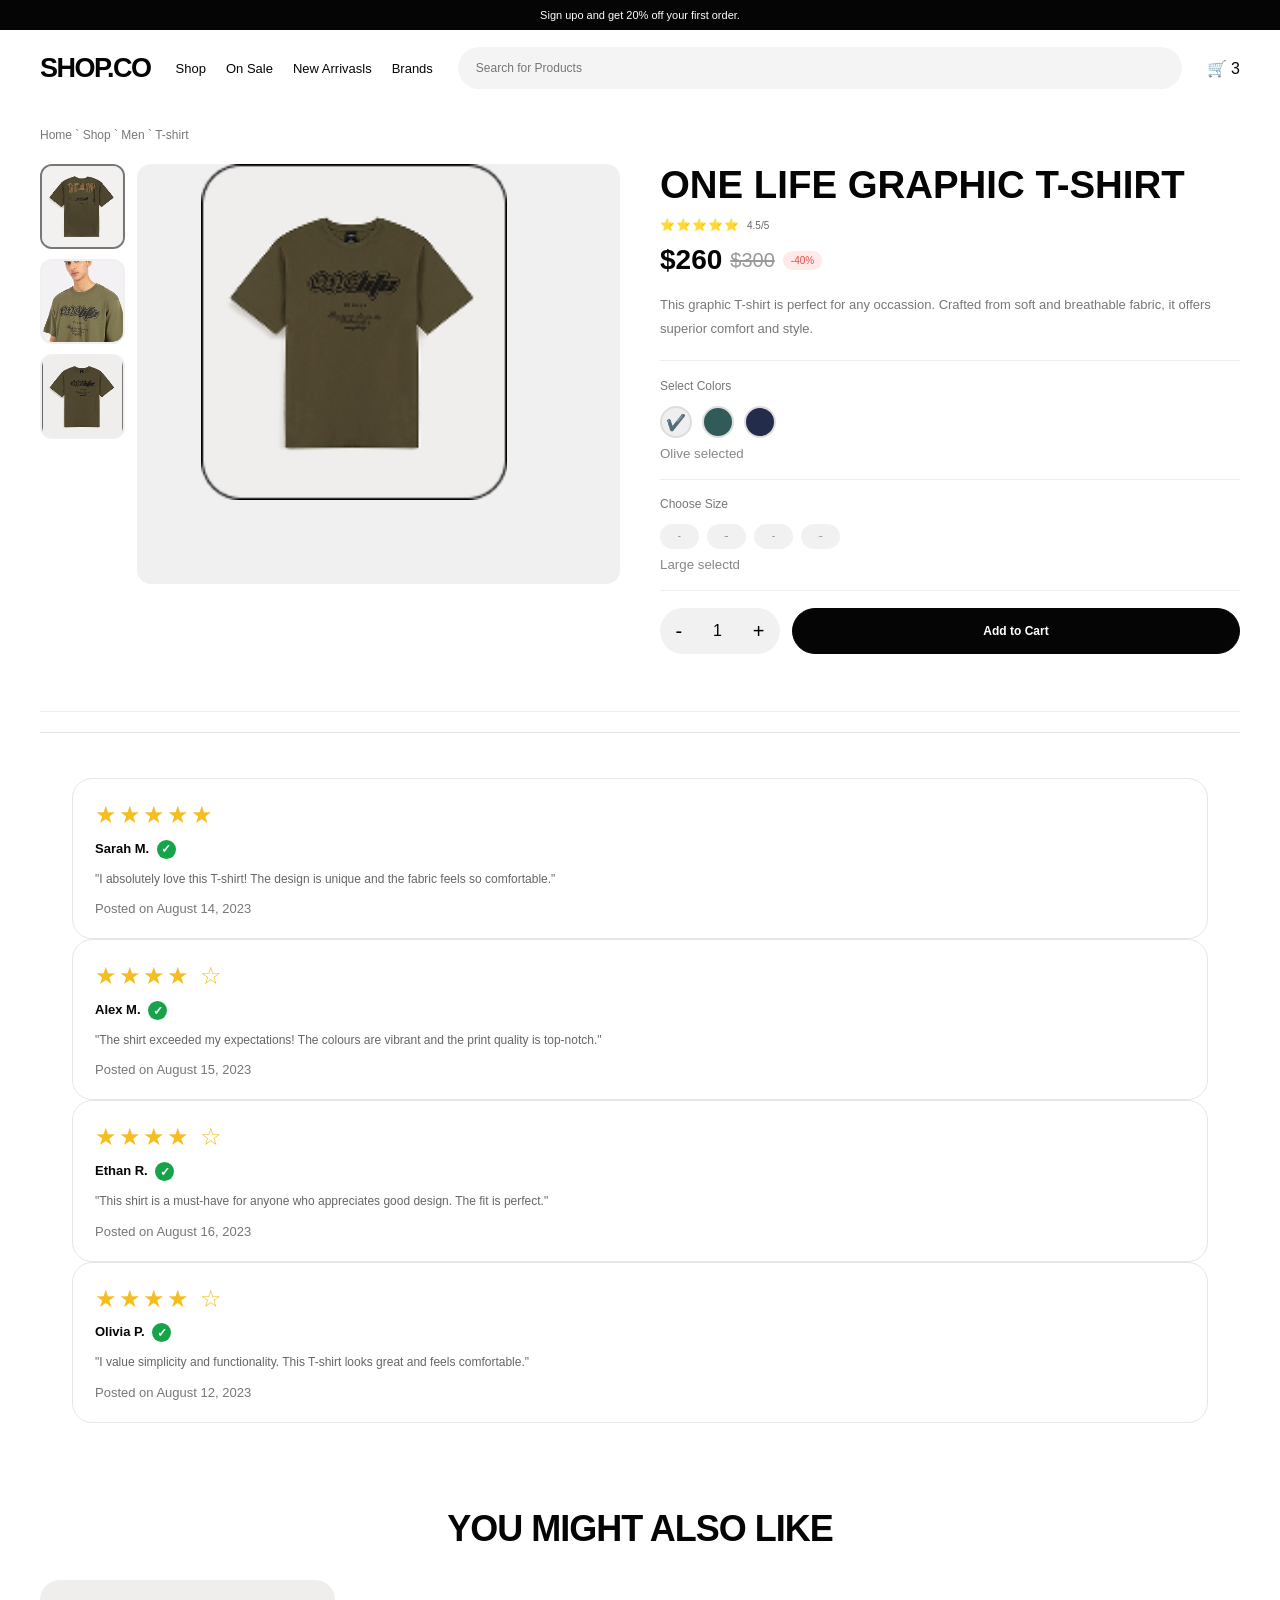
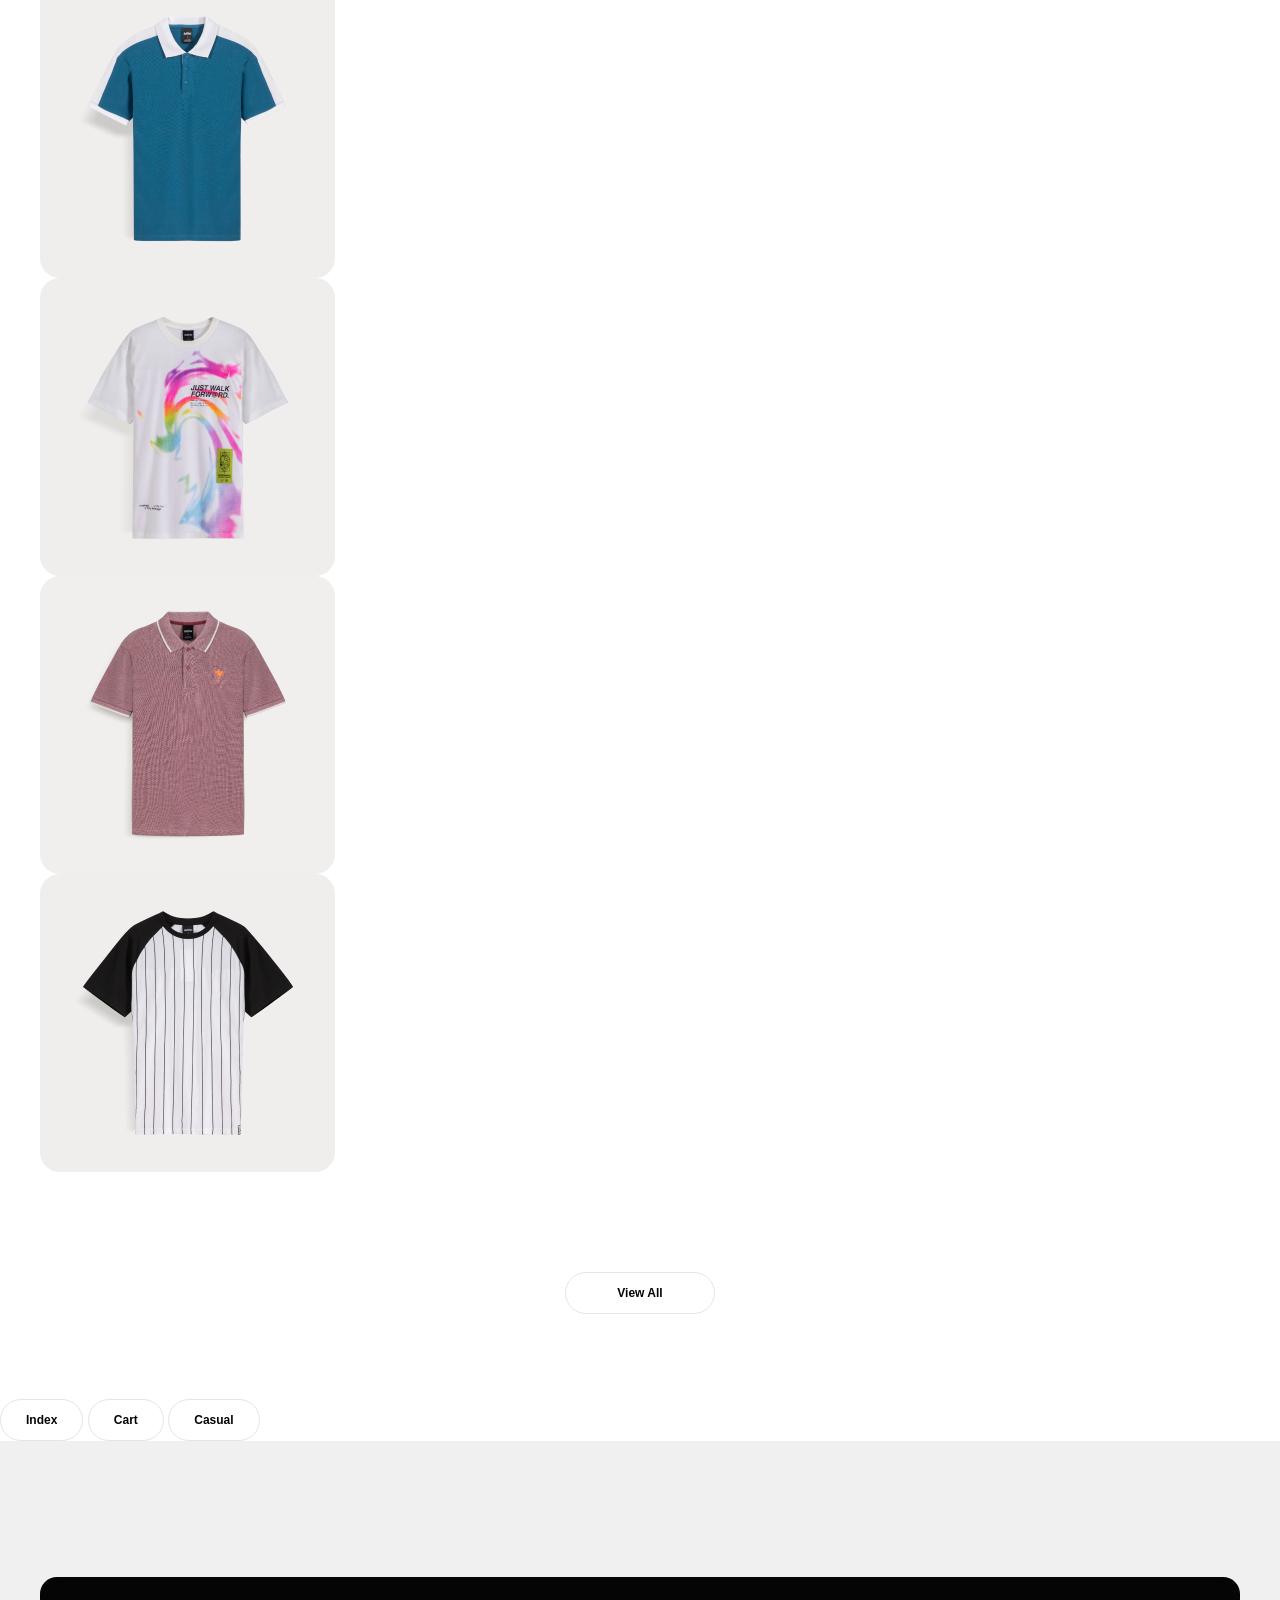
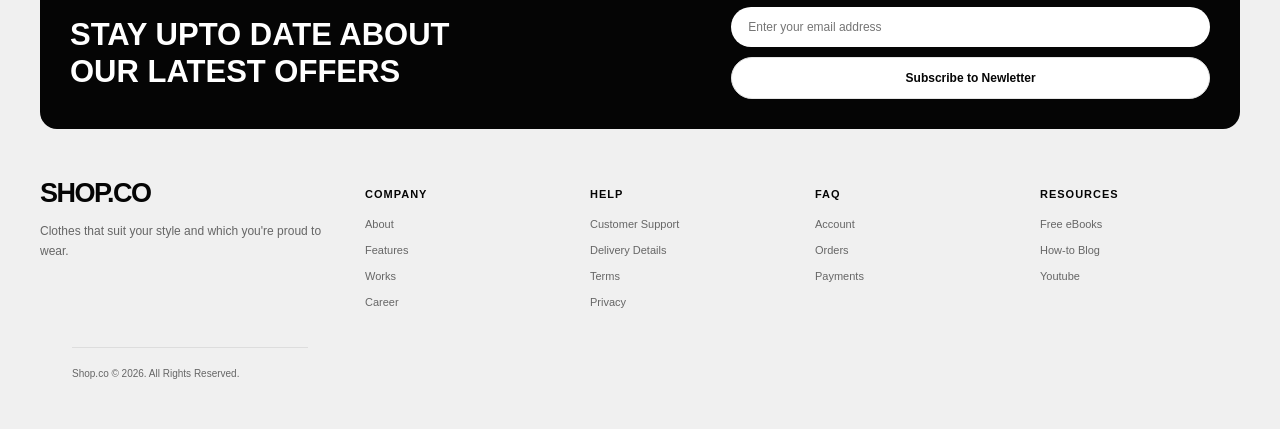
<file: product.html>
<!DOCTYPE html>
<html lang="en">
<head>
    <meta charset="UTF-8">
    <meta name="viewport" content="width=device-width, initial-scale=1.0">
    <title>product</title>
    <link rel="stylesheet" href="index.css">
</head>
<body>

    <div class="announcement">
        Sign upo and get 20% off your first order.
        <a href="index.html#newsletter"></a>
    </div>

    <header class="container header">
        <button class="menu-toggle" id="menuToggle"><svg xmlns="http://www.w3.org/2000/svg" height="24px" viewBox="0 -960 960 960" width="24px" fill="#000000"><path d="M120-240v-80h720v80H120Zm0-200v-80h720v80H120Zm0-200v-80h720v80H120Z"/></svg></button>
        <a class="logo" href="index.html">SHOP.CO</a>

        <nav id="mainNav">
            <a href="index.html#arrival">Shop</a>
            <a href="index.html#top-seling">On Sale</a>
            <a href="index.html#arrivals">New Arrivasls</a>
            <a href="index.html#brands">Brands</a>
        </nav>

        <input class="search" id="siteSearch" placeholder="Search for Products">
        <a class="cart" href="#" id="cartButton">🛒 <span id="cartCount">0</span></a>
    </header>

    

    <main class="container product-page">
        <p class="breadcrumbs">
            <a href="index.html">Home</a> ` Shop ` Men ` T-shirt
        </p>

        <section class="product-detail">
            <div class="gallery">
                <div class="thumbnail">
                    <button class="thumb active" data-image="0">
                        <img src="images/image 5.png" alt="">
                    </button>

                    <button class="thumb" data-image="1">
                        <img src="images/image 6.png" alt="">
                    </button>

                    <button class="thumb" data-image="2">
                        <img src="images/image 2.png" alt="Model Wearing Shirt">
                    </button>
                </div>

                <div class="main-product-image">
                    <img id="mainProductImage" src="images/image 2.png" alt="Graphic T-shirt">
                </div>
            </div>

            <div class="product-info">
                <h1>ONE LIFE GRAPHIC T-SHIRT</h1>
                <div class="rating"><span>⭐⭐⭐⭐⭐</span><small>4.5/5</small></div>

                <div class="price-line">
                    <strong>$260</strong>
                    <del>$300</del>
                    <span class="discount">-40%</span>
                </div>
                    
                <p class="description">
                    This graphic T-shirt is perfect for any occassion. Crafted from soft and breathable fabric, it offers superior comfort and style.
                </p>

                <div class="option-block">
                    <p>Select Colors</p>
                    <div class="swatches">
                        <button class="swatch olives selected" data-color="Olive" aria-label="Olive"></button>

                        <button class="swatch teal" data-color="Teal" aria-label="Teal"></button>

                        <button class="swatch navy" data-color="Navy" aria-label="Navy"></button>
                    </div>
                    <small id="colorNote">Olive selected</small>
                </div>

                <div class="option-block">
                    <p>Choose Size</p>
                    <div class="sizes">
                        <button>Small</button>
                        <button>Medium</button>
                        <button class="selected">Large</button>
                        <button>X-Large</button>
                    </div>
                    <small id="sizeNote">Large selectd</small>
                </div>

                <div class="purchase-row">
                    <div class="quantity">
                        <button id="minusQty">-</button>

                        <span id="quantity">1</span>
                        <button id="plusQty">+</button>
                    </div>
                    <button class="button dark-button" id="addToCart">Add to Cart</button>
                </div>
                <p id="cartMessage" class="sucess-message"></p>
            </div>
        </section>


        <section class="product-tabs">

            <div id="faqPanel" class="tab-panel" hidden>
                <h3>Frequently Asked Questions</h3>

                <details>
                    <summary>What material is this T-shirt?</summary>
                    <p>it is designed to feel soft and breathable</p>
                </details>
                <details>
                    <summary>How should i wash it?</summary>
                    <p>Wash with similar colours and follow the care label.</p>
                </details>
                <details>
                    <summary>Can I return my order</summary>
                    <p>Contact customer support to discuss return  options.</p>
                </details>
            </div>
        </section>

        <section class="product-reviews container" id="productReviews">

        <div class="product-tabs">
            <button class="product-tab" data-tab="details">Product Details</button>

            <button class="product-tab active" data-tab="reviews">Rating &amp; Reviews></button>

            <button class="product-tab" data-tab="faqs">FAQs</button>
        </div>

        <div class="tab-content" id="detailsContent" hidden>
            <h2>Product Details</h2>
            <p>This graphic T-shirt combines comfort, quality and modern style. It is suitable for everyday wear and casual occasions.</p>
        </div>

        <div class="tab-content" id="faqsContent" hidden>
            <h2>Frequently Asked Questions</h2>

            <details>
                <summary>What material is this T-shirt made from?</summary>
                <p>Please check the product's material information before ordering.</p>
            </details>

            <details>
                <summary>How do I choose my size?</summary>
                <p>Use the size options on the product page to select your preferred fit.</p>
            </details>

            <details>
                <summary>Can I return my order?</summary>
                <p>Return eligibility depends on the store's return policy.</p>
            </details>
        </div>

        <div class="tab-content active" id="reviewsContent">

            <div class="reviews-toolbar">
                <h2>All Reviews <span>(451)</span></h2>

                <div class="reviews-controls">
                    <button type="button" id="reviewFilterToggle" class="review-filter-button" aria-label="Filter reviews"><span aria-hidden="true">☷</span></button>

                    <select id="reviewSort" aria-label="Sort reviews">
                        <option value="latest">Latest</option>
                        <option value="highest">Highest Rating</option>
                        <option value="lowest">Lowest Rating</option>
                    </select>

                    <button type="button" class="button dark-button"id="writeReviewButton">Write a Review</button>
                </div>
            </div>

            <div class="review-filter-panel" id="reviewFilterPanel" hidden>
                <label for="reviewRatingFilter">Filter by rating</label>
                <select id="reviewRatingFilter">
                    <option value="all">All ratings</option>
                    <option value="5">5 stars</option>
                    <option value="4">4 stars</option>
                    <option value="3">3 stars</option>
                    <option value="2">2 stars</option>
                    <option value="1">1 star</option>
                </select>
                <button type="button" id="clearReviewFilter">Clear</button>
            </div>

            <form id="reviewForm" class="review-form" hidden>
                <h3>Write Your Review</h3>

                <label for="reviewerName">Your name</label>
                <input id="reviewerName" type="text" placeholder="Enter your name" required>

                <label for="reviewRating">Your rating</label>
                <select id="reviewRating" required>
                    <option value="5">★★★★★ - Excellent</option>
                    <option value="4">★★★★ - Very good</option>
                    <option value="3">★★★ - Good</option>
                    <option value="2">★★ - Fair</option>
                    <option value="1">★ - Poor</option>
                </select>

                <label for="reviewText">Your review</label>
                <textarea id="reviewText" rows="4" placeholder="Share your experience..." required></textarea>

                <div class="review-form-actions">
                    <button type="button" class="button" id="cancelReview">Cancel</button>
                    <button type="submit" class="button dark-button">Submit Review</button>
                </div>

                <p id="reviewFormMessage" aria-live="polite"></p>
            </form>

            <div class="reviews-grid" id="reviewsGrid">

                <article class="review-card" data-rating="5" data-date="2023-08-14">
                    <div class="review-card-top">
                        <div class="review-stars">★★★★◐</div>
                        <button class="review-menu" aria-label="Review options">•••</button>
                    </div>
                    <h3>Samantha D. <span class="verified">✓</span></h3>
                    <p class="review-copy">"I absolutely love this t-shirt! The design is unique and the fabric feels so comfortable. As a fellow designer, I appreciate the attention to detail. It's become my favorite go-to shirt."</p>
                    <p class="review-date">Posted on August 14, 2023</p>
                </article>

                <article class="review-card" data-rating="4" data-date="2023-08-15">
                    <div class="review-card-top">
                        <div class="review-stars">★★★★</div>
                        <button class="review-menu" aria-label="Review options">•••</button>
                    </div>
                    <h3>Alex M. <span class="verified">✓</span></h3>
                    <p class="review-copy">"The t-shirt exceeded my expectations! The colors are vibrant and the print quality is top-notch. Being a UI/UX designer myself, I'm quite picky about aesthetics, and this t-shirt definitely gets a thumbs up from me."</p>
                    <p class="review-date">Posted on August 15, 2023</p>
                </article>

                <article class="review-card" data-rating="4" data-date="2023-08-16">
                    <div class="review-card-top">
                        <div class="review-stars">★★★◐</div>
                        <button class="review-menu" aria-label="Review options">•••</button>
                    </div>
                    <h3>Ethan R. <span class="verified">✓</span></h3>
                    <p class="review-copy">"This t-shirt is a must-have for anyone who appreciates good design. The minimalistic yet stylish pattern caught my eye, and the fit is perfect. I can see the designer's touch in every aspect of this shirt."
                    </p>
                    <p class="review-date">Posted on August 16, 2023</p>
                </article>

                <article class="review-card" data-rating="4" data-date="2023-08-17">
                    <div class="review-card-top">
                        <div class="review-stars">★★★★</div>
                        <button class="review-menu" aria-label="Review options">•••</button>
                    </div>
                    <h3>Olivia P. <span class="verified">✓</span></h3>
                        <p class="review-copy">"As a UI/UX enthusiast, I value simplicity and functionality. This t-shirt not only represents those principles but also feels great to wear. It's evident that the designer poured their creativity into making this t-shirt stand out."</p>
                        <p class="review-date">Posted on August 17, 2023</p>
                </article>

                <article class="review-card" data-rating="4" data-date="2023-08-18">
                    <div class="review-card-top">
                        <div class="review-stars">★★★★</div>
                        <button class="review-menu" aria-label="Review options">•••</button>
                    </div>
                    <h3>Liam K. <span class="verified">✓</span></h3>
                    <p class="review-copy">"This t-shirt is a fusion of comfort and creativity. The fabric is soft, and the design speaks volumes about the designer's skill. It's like wearing a piece of art that reflects my passion for both design and fashion."</p>
                    <p class="review-date">Posted on August 18, 2023</p>
                </article>

                <article class="review-card" data-rating="5" data-date="2023-08-19">
                    <div class="review-card-top">
                        <div class="review-stars">★★★★◐</div>
                        <button class="review-menu" aria-label="Review options">•••</button>
                    </div>
                    <h3>Ava H. <span class="verified">✓</span></h3>
                    <p class="review-copy">"I'm not just wearing a t-shirt; I'm wearing a piece of design philosophy. The intricate details and thoughtful layout of the design make this shirt a conversation starter."</p>
                    <p class="review-date">Posted on August 19, 2023</p>
                </article>

            </div>

            <div class="load-reviews-wrapper">
                <button type="button" id="loadMoreReviews" class="load-reviews-button">Load More Reviews</button>
            </div>
        </section>

        <section class="section">
            <h2>YOU MIGHT ALSO LIKE</h2>
            <div class="product-grid" id="relatedProduct"></div>
                <img src="images/Frame 32 (1).png" alt="">
                <img src="images/Frame 33 (1).png" alt="">
                <img src="images/Frame 34 (1).png" alt="">
                <img src="images/Frame 38 (1).png" alt="">
            </div>
            <button class="button view-button" data-expand="relatedProduct">View All</button>
        </section>
    </main>


            <a href="index.html" class="button" >Index</a>
            <a href="cart.html" class="button">Cart</a>
            <a href="casual.html" class="button">Casual</a>

    <footer>
        <div class="container newsletter">
            <h2>STAY UPTO DATE ABOUT <br>OUR LATEST OFFERS</h2>
            <form id="newsletterForm">
                <input type="email" placeholder="Enter your email address" required>
                <button class="button" type="submit">Subscribe to Newletter</button>
            </form>
        </div>

        <div class="container footer-grid">
            <div><a class="logo" href="index.html">SHOP.CO</a>
                <p>Clothes that suit your style and which you're proud to wear.</p>
            </div>
            <div><h4>COMPANY</h4>
                <a href="#">About</a>
                <a href="#">Features</a>
                <a href="#">Works</a>
                <a href="#">Career</a>
            </div>

            <div><h4>HELP</h4>
                <a href="#">Customer Support</a>
                <a href="#">Delivery Details</a>
                <a href="#">Terms</a>
                <a href="#">Privacy</a>
            </div>

            <div><h4>FAQ</h4>
                <a href="#">Account</a>
                <a href="#">Orders</a>
                <a href="#">Payments</a>
            </div>

            <div><h4>RESOURCES</h4>
                <a href="#">Free eBooks</a>
                <a href="#">How-to Blog</a>
                <a href="#">Youtube</a>
            </div>
            <div class="container copyright">Shop.co ©️ 2026. All Rights Reserved.</div>
        </div>
    </footer>

    <div id="toast" class="toast"></div>
    <script src="index.js"></script>
</body>
</html>
</file>
<file: index.css>
*{
    margin: 0;
    padding: 0;
    box-sizing: border-box;
}
:root {
    --black: #050505;
    --grey: #f0f0f0;
    --muted: #777;
    --border: #e5e5e5;
    --white: #fff;
}
html{
    scroll-behavior: smooth;
}
body{
    font-family: Arial, Helvetica, sans-serif;
    color: var(--black);
    background: var(--white);
}
a{
    color: inherit;
    text-decoration: none;
}
button, input, select{
    font: inherit;
}
button{
    cursor: pointer;
}
img{
    max-width: 100%;
    display: block;
}
.container{
    width: min(1200px, calc(100% - 64px));
    margin: 0 auto;
}
.announcement{
    background: var(--black);
    color: white;
    text-align: center;
    padding: 9px 30px;
    font-size: 11px;
    position: relative;
}
.announcement a{
    text-decoration: underline;
}
.close-banner{
    position: absolute;
    right: 12px;
    top: 3px;
    border: 0;
    background: none;
    color: white;
    font-size: 20px;
}
.header{
    min-height: 76px;
    display: flex;
    align-items: center;
    gap: 25px;
}
.logo{
    font-size: 27px;
    font-weight: 900;
    letter-spacing: -1.5px;
    white-space: nowrap;
}
.header nav{
    display: flex;
    gap: 20px;
    font-size: 13px;
    white-space: nowrap;
}
.header nav a:hover,
footer a:hover{
    opacity: .65;
}
.search{
    flex: 1;
    min-width: 100px;
    border:  none;
    outline: none;
    border-radius: 30px;
    background: #f4f4f4;
    padding: 14px 18px;
    font-size: 12px;
}
.cart{
    white-space: nowrap;
}
.menu-toggle{
    display: none;
    border: none;
    background: none;
    font-size: 22px;
}
.hero{
    background: #f2f0f1;
    overflow: hidden;
}
.hero-inner{
    display: grid;
    grid-template-columns: 1fr 1fr;
    align-items: center;
    min-height: 440px;
}
.hero-text{
    padding: 35px 0;
}
.hero h1{
    font-size: clamp(35px, 4.5vw, 62px);
    font-weight: 900;
    letter-spacing: -2px;
    line-height: .99;
    margin-bottom: 20px;
}
.hero-text p{
    color: #666;
    line-height: 1.7;
    font-size: 13px;
    max-width: 450px;
    margin-bottom: 22px;
}
.button{
    display: inline-flex;
    justify-content: center;
    align-items: center;
    border: 1px solid var(--border);
    background: white;
    color: var(--black);
    border-radius: 30px;
    padding: 13px 25px;
    font-size: 12px;
    font-weight: 600;
    transition: 2s;
}
.button:hover{
    opacity: .8;
    transform: translateY(-1px);
}
.dark-button{
    background: var(--black);
    color: white;
    border-color: var(--black);
}
.stats{
    display: flex;
    flex-wrap: wrap;
    gap: 5px;
    justify-content: space-around;
    margin-bottom: 36px;
}
.stats div{
    display: flex;
    flex-direction: column;
    flex-wrap: wrap;
    gap: 5px;
    padding: 0 17px;
    border-right: 1px solid #d5d5d5;
    font: 900;
}
.stats div:first-child{
    padding-left: 0;
}
.stats div:last-child{
    border: none;
}
.stats strong{
    font-size: clamp(17px, 2.2vw, 28px);
}
.stats small{
    font-size: 10px;
    color: #666;
}
.hero-image{
    position: relative;
    height: 440px;
}
.hero-image img{
    width: 100%;
    height: 100%;
    object-fit: cover;
    object-position: center 30%;
    mix-blend-mode: multiply;
}
.spark{
    position: absolute;
    right: 10px;
    top: 10%;
    font-size: 60px;
}
.brand-strip{
    background: var(--black);
    color: white;
}
.brands{
    min-height: 75px;
    display: flex;
    justify-content: space-around;
    align-items: center;
    padding: 30px 15px;
    flex-wrap: wrap;
    gap: 20px;
    overflow-x: auto;
}
.brands span{
    font-family: Georgia, 'Times New Roman', Times, serif;
    font-size: clamp(17px, 2.5vw, 30px);
    font-weight: bold;
    white-space: nowrap;
    letter-spacing: 1px;
    word-spacing: 6px;
}
.section{
    padding-top: 65px;
    padding-bottom: 45px;
    text-align: center;
}
.section h2,
.dress-section h2{
    font-size: clamp(25px, 3vw, 36px);
    font-weight: 900;
    letter-spacing: -1px;
    margin-bottom: 30px;
}
.divider{
    border-top: 1px solid #eee;
}
.product-grid{
    display: grid;
    grid-template-columns: repeat(4, minmax(0, 1fr));
    gap: 50px;
    text-align: left;
}
.product-grid img{
    top: -20px;
    width: 100%;
    height: 100%;
    object-fit: cover;
    transition: transform .3s;
}
.product-card{
    min-width: 0;
}
.product-photo{
    width: 100%;
    aspect-ratio: 1 / 1.05;
    object-fit: cover;
    border-radius: 13px;
    background: var(--grey);
}
.product-name{
    font-size: 13px;
    font-weight: bold;
    margin: 12px 0 8px;
}
.rating{
    display: flex;
    gap: 7px;
    align-items: center;
    font-size: 12px;
    margin-top: 10px;
}
.rating span,
.review-stars{
    color: #f5bd20;
    letter-spacing: 1px;
}
.rating small{
    color: #666;
}
.price-line{
    display: flex;
    align-items: center;
    flex-wrap: wrap;
    gap: 8px;
    margin-top: 9px;
}
.price-line strong{
    font-size: 15px;
}
.price-line del{
    color: #999;
    font-size: 13px;
}
.discount{
    color: #e64c42;
    background: #ffe9e9;
    border-radius: 20px;
    padding: 4px 8px;
    font-size: 10px;
}
.view-button{
    margin-top: 100px;
    min-width: 150px;
}
.dress-section{
    width: 100%;
    padding: 30px 3.2%;
    border-radius: 25px;
    background: var(--grey);
    margin: 40px auto;
}
.style-grid{
    display: grid;
    grid-template-columns: 1.2fr 1.9fr;
    grid-template-rows: 370px 370px;
    gap: 24px;
}
.style-card{
    position: relative;
    display: block;
    border-radius: 28px;
    overflow: hidden;
    background: white;
    text-align: left;
    text-decoration: none;
}
.style-card span{
    position: absolute;
    z-index: 2;
    top: 35px;
    left: 45px;
    font-size: 42px;
    font-weight: 600;
    margin: 0;
}
.style-card img{
    width: 100%;
    height: 100%;
    display: block;
    object-fit: cover;
    transition: transform 0.3s ease;
}
.casual{
    grid-column: 1 / 2;
}
.gym{
    grid-column: 2 /3;
}
.style-card:hover img{
    transform: scale(1.04);
}
.review-grid{
    display: grid;
    grid-template-columns: repeat(3, minmax(0, 1fr));
    gap: 15px;
    text-align: left;
}
.review-card{
    border: 1px solid var(--border);
    border-radius: 15px;
    padding: 20px;
}
.review-name{
    font-size: 13px;
    font-weight: bold;
    margin: 10px 0;
}
.review-text{
    font-size: 12px;
    line-height: 1.7;
    color: #666;
    margin-bottom: 12px;
}
.review-date{
    font-size: 10pxx;
    color: #888;
}
.verified{
    color: #168b5c;
}
.review-controls{
    margin-top: 18px;
}
.newsletter {
    background: var(--black);
    color: white;
    padding: 30px;
    border-radius: 17px;
    display: flex;
    align-items: center;
    justify-content: space-between;
    gap: 25px;
    position: relative;
    z-index: 1;
    transform: translateY(50%);
    margin-top: -40px;
    margin-bottom: 100px;
}
.newsletter h2{
    font-size: clamp(20px, 3vw, 31px);
    line-height: 1.2;
}
.newsletter form{
    width: 42%;
    display: flex;
    flex-direction: column;
    gap: 10px;
}
.newsletter input{
    border: none;
    border-radius: 30px;
    padding: 13px 17px;
    font-size: 12px;
    width: 100%;
}
.newsletter form button{
    width: 100%;
}
footer{
    background: #f0f0f0;
    margin-top: 0;
    padding-top: 100px;
}
.footer-grid{
    display: grid;
    grid-template-columns: 1.5fr repeat(4, 1fr);
    gap: 25px;
    padding-top: 25px;
    padding-bottom: 30px;
}
.footer-grid h4{
    font-size: 11px;
    letter-spacing: 1px;
    margin: 10px 0 18px;
}
.footer-grid a:not(.logo){
    display: block;
    font-size: 11px;
    color: #666;
    margin-bottom: 14px;
}
.footer-grid p{
    color: #666;
    font-size: 12px;
    line-height: 1.7;
    margin-top: 12px;
}
.copyright{
    border-top: 1px solid #ddd;
    padding: 20px 0;
    font-size: 10px;
    color: #666;
    display: flex;
    justify-content: space-between;
    gap: 15px;
}
.toast{
    position: fixed;
    z-index: 10;
    left: 50%;
    bottom: 20px;
    transform: translateX(-50%);
    background: #111;
    color: white;
    padding: 13px 20px;
    border-radius: 30px;
    font-size: 13px;
    opacity: 0;
    pointer-events: none;
    transition: opacity .2s;
}
.toast.show{
    opacity: 1;
}
.product-page{
    padding-bottom: 40px;
}
.breadcrumbs{
    padding: 22px 0;
    color: #777;
    font-size: 12px;
}
.product-detail{
    display: grid;
    grid-template-columns: 1fr 1fr;
    gap: 40px;
    padding-bottom: 45px;
    border-bottom: 1px solid #eee;
}
.gallery{
    display: grid;
    grid-template-columns: 85px 1fr;
    gap: 12px;
}
.thumbnail{
    display: flex;
    flex-direction: column;
    gap: 10px;
}
.thumb{
    border: 2px solid transparent;
    border-radius: 12px;
    overflow: hidden;
    height: 85px;
    background: var(--grey);
    padding: 0;
}
.thumb.active{
    border-color: #777;
}
.thumb img{
    width: 100%;
    height: 100%;
    object-fit: cover;
}
.main-product-image{
    background: var(--grey);
    border-radius: 14px;
    overflow: hidden;
    height: 420px;
}
.main-product-image img{
    width: 90%;
    height: 80%;
    object-fit: contain;
}
.product-info h1{
    font-size: clamp(27px, 3vw, 40px);
    line-height: 1.1;
    margin-bottom: 12px;
}
.product-info .rating{
    margin-bottom: 10px;
}
.product-info .price-line{
    margin: 12px 0 17px;
}
.product-info .price-line strong{
    font-size: 28px;
}
.product-info .price-line del{
    font-size: 20px;
}
.description{
    color: #777;
    font-size: 13px;
    line-height: 1.8;
    border-bottom: 1px solid #eee;
    padding-bottom: 20px;
    margin-bottom: 18px;
}
.option-block{
    padding-bottom: 18px;
    margin-bottom: 17px;
    border-bottom: 1px solid #eee;
}
.option-block p{
    color: #777;
    font-size: 12px;
    margin-bottom: 13px;
}
.option-block small{
    display: block;
    color: #888;
    margin-top: 8px;
}
.swatches{
    display: flex;
    gap: 10px;
}
.swatch{
    width: 32px;
    height: 32px;
    border-radius: 50%;
    border: 2px solid #ddd;
    position: relative;
}
.olive{background: #555638;}
.teal{background: #315b56;}
.navy{background: #242c4c;}

.swatch.selected::after{
    content: "✔️";
    color: white;
    position: absolute;
    inset: 0;
    display: grid;
    place-items: center;
}
.sizes{
    display: flex;
    gap: 8px;
    flex-wrap: wrap;
}
.sizes button{
    background: #f1f1f1;
    border: none;
    border-radius: 30px;
    padding: 12px 18px;
    font-size: 1px;
}
.sizes button.seleted{
    background: var(--black);
    color: white;

} 
.purchase-row{
    display: flex;
    gap: 12px;
}
.quantity{
    background: #f1f1f1;
    border-radius: 30px;
    height: 46px;
    min-width: 120px;
    display: flex;
    align-items: center;
    justify-content: space-around;
}
.quantity button{
    border: none;
    background: none;
    font-size: 20px;
}
#addToCart{
    flex: 1;
}
.sucess-message{
    font-size: 12px;
    color: #168b5c;
    margin-top: 12px;
}
.product-reviews {
    margin-top: 45px;
    margin-bottom: 45px;
}
.product-tabs {
    display: grid;
    grid-template-columns: repeat(3, 1fr);
    border-bottom: 1px solid #e5e5e5;
    margin-bottom: 24px;
}
.product-tab {
    position: relative;
    padding: 18px 8px;
    background: transparent;
    border: none;
    color: #777;
    font-size: 16px;
    cursor: pointer;
}
.product-tab.active {
    color: #111;
    font-weight: 500;
}
.product-tab.active::after {
    content: "";
    position: absolute;
    bottom: -1px;
    left: 0;
    right: 0;
    height: 2px;
    background: #111;
}
.tab-content[hidden],
.review-filter-panel[hidden],
.review-form[hidden] {
    display: none !important;
}
.tab-content > h2 {
    margin: 20px 0;
}
.tab-content > p {
    color: #666;
    line-height: 1.7;
}
#faqsContent details {
    padding: 18px 0;
    border-bottom: 1px solid #eee;
}
#faqsContent summary {
    cursor: pointer;
    font-weight: 600;
}
.reviews-toolbar {
    display: flex;
    justify-content: space-between;
    align-items: center;
    gap: 18px;
    margin-bottom: 24px;
}
.reviews-toolbar h2 {
    font-size: 23px;
    white-space: nowrap;
}
.reviews-toolbar h2 span {
    font-size: 14px;
    font-weight: 400;
    color: #888;
}
.reviews-controls {
    display: flex;
    align-items: center;
    gap: 10px;
}
.review-filter-button {
    width: 46px;
    height: 46px;
    border: none;
    border-radius: 50%;
    background: #f1f1f1;
    font-size: 23px;
    cursor: pointer;
}
.reviews-controls select {
    border: none;
    background: #f1f1f1;
    border-radius: 30px;
    padding: 14px 17px;
    font-size: 13px;
    cursor: pointer;
}
.reviews-controls .button {
    padding: 15px 24px;
    white-space: nowrap;
}
.reviews-grid {
    display: grid;
    grid-template-columns: repeat(2, minmax(0, 1fr));
    gap: 20px;
}
.review-card {
    border: 1px solid #e6e6e6;
    border-radius: 20px;
    padding: 25px 30px;
    min-width: 0;
    background: #fff;
}
.review-card-top {
    display: flex;
    justify-content: space-between;
    align-items: center;
    margin-bottom: 12px;
}
.review-stars {
    color: #f5c343;
    font-size: 24px;
    letter-spacing: 2px;
    line-height: 1.2;
}
.review-menu {
    border: none;
    background: none;
    color: #888;
    font-weight: bold;
    letter-spacing: 2px;
    cursor: pointer;
}
.review-card h3 {
    font-size: 17px;
    margin: 0 0 12px;
}
.verified {
    display: inline-grid;
    place-items: center;
    width: 19px;
    height: 19px;
    margin-left: 4px;
    border-radius: 50%;
    color: #fff;
    background: #16a34a;
    font-size: 12px;
    vertical-align: middle;
}
.review-copy {
    color: #777;
    font-size: 14px;
    line-height: 1.6;
    margin-bottom: 23px;
}
.review-date {
    color: #777;
    font-size: 13px;
}
.load-reviews-wrapper {
    display: flex;
    justify-content: center;
    margin-top: 35px;
}
.load-reviews-button {
    padding: 16px 40px;
    border: 1px solid #e5e5e5;
    background: #fff;
    border-radius: 40px;
    font-size: 14px;
    cursor: pointer;
}
.load-reviews-button:hover {
    background: #f5f5f5;
}
.review-filter-panel {
    display: flex;
    align-items: center;
    flex-wrap: wrap;
    gap: 12px;
    padding: 15px;
    margin-bottom: 20px;
    border: 1px solid #eee;
    border-radius: 12px;
}
.review-filter-panel select,
.review-filter-panel button {
    padding: 10px 14px;
    border: 1px solid #ddd;
    border-radius: 20px;
    background: white;
}
.review-form {
    padding: 22px;
    margin-bottom: 24px;
    border: 1px solid #e5e5e5;
    border-radius: 16px;
}
.review-form h3 {
    margin-bottom: 18px;
}
.review-form label {
    display: block;
    margin: 14px 0 7px;
    font-size: 14px;
    font-weight: 600;
}
.review-form input,
.review-form select,
.review-form textarea {
    width: 100%;
    padding: 13px;
    border: 1px solid #ddd;
    border-radius: 10px;
    font: inherit;
}
.review-form textarea {
    resize: vertical;
}
.review-form-actions {
    display: flex;
    gap: 10px;
    margin-top: 18px;
}
.review-form-actions .button {
    padding: 12px 20px;
}

@media (max-width: 520px) {
.spark{
    position: absolute;
    color: #000;
    font-size: 24px;
}
.spark-1{top: 90%; left: 10%;}
.spark-2{top: 10%; left: 30%; font-size: 50px;} 

.dress-section{
    padding: 15px;
    border-radius: 18px;
    margin: 25px auto;
}

.style-grid{
    grid-template-columns: 1fr 1fr;
    grid-template-rows: 150px 150px;
    gap: 10px;
}
.style-card{
    border-radius: 16px;
}
.style-card span{
    font-size: 19px;
    top: 15px;
    left: 15px;
}
.style-card img{
    object-fit: cover;
}
.product-reviews {
    margin-top: 25px;
}

.product-tab {
    font-size: 12px;
    padding: 15px 3px;
}

.reviews-toolbar {
    gap: 14px;
}

.reviews-toolbar h2 {
    font-size: 20px;
}

.reviews-controls {
    gap: 7px;
}

.review-filter-button {
    width: 39px;
    height: 39px;
    font-size: 19px;
}

.reviews-controls select {
    padding: 12px;
    font-size: 12px;
}

.reviews-controls .button {
    padding: 13px 15px;
    font-size: 11px;
}

.reviews-grid {
    grid-template-columns: 1fr;
}

.review-card {
    border-radius: 16px;
    padding: 20px;
}

.review-stars {
    font-size: 22px;
}

.review-copy {
    font-size: 13px;
}

.load-reviews-button {
    width: 100%;
    padding: 14px;
}
}

.product-tabs{
    padding-top: 20px;
}
.tab-button{
    border: none;
    border-bottom: 2px solid transparent;
    padding: 18px 5px;
    background: white;
    color: #777;
    font-size: 12px;
}
.tab-button.active{
    border-bottom: #111;
    color: #111;
    font-weight: bold;
}
.tab-panel{
    padding: 25px 0;
}
.tab-panel h3{
    margin-bottom: 18px;
}
.tab-panel p,
.tab-panel li{
    color: #666;
    font-size: 13px;
    line-height: 1.8;
}
.tab-panel details{
    border-bottom: 1px solid #eee;
    padding: 15px 0;
}
.tab-panel summary{
    font-size: 13px;
    font-weight: bold;
    cursor: pointer;
}
.reviews-toolbar{
    display: flex;
    align-items: center;
    flex-wrap: wrap;
    gap: 12px;
    margin-bottom: 20px;
}
.reviews-toolbar h3{
    margin: 0 auto 0 0;
}
.reviews-toolbar select{
    padding: 12px;
    border: none;
    border-radius: 25px;
    background: #f1f1f1;
    font-size: 12px;
}
#productReviews{
    grid-template-columns: repeat(2, minmax(0, 1fr));
    margin-bottom: 20px;
}

#productReviews .review-card {
    padding: 22px;
}

#productReviews .review-stars {
    color: #f5bd20;
}

#productReviews .review-date {
    margin-top: 10px;
}

[hidden] {
    display: none !important;
}

@media (max-width: 900px) {
.container{
    width: calc(100% - 40px);
}

.header {
    gap: 14px;
}

.header nav {
    gap: 10px;
    font-size: 11px;
}

.hero-inner {
    min-height: 390px;
}

.hero-image {
    height: 390px;
}

.stats div {
    padding: 0 10px;
}

.product-grid {
    gap: 14px;
}

.product-detail {
    gap: 22px;
}

.gallery {
    grid-template-columns: 65px 1fr;
}

.main-product-image {
    height: 350px;
}

.footer-grid {
    gap: 18px;
}
}


@media (max-width: 650px) {
.container {
    width: calc(100% - 32px);
}

.header {
    min-height: 70px;
    gap: 12px;
    position: relative;
}

.menu-toggle {
    display: block;
}

.logo {
    font-size: 23px;}

.header nav {
    display: none;
    position: absolute;
    z-index: 5;
    top: 65px;
    left: 0;
    right: 0;
    background: white;
    padding: 18px;
    border: 1px solid #eee;
    border-radius: 12px;
    flex-direction: column;
    box-shadow: 0 8px 20px #0001;
}

.header nav.open {
    display: flex;
}

.header nav a {
    padding: 8px;
    font-size: 14px;
}

.search {
    display: none;
}

.search.open {
    display: block;
    position: absolute;
    top: 72px;
    left: 0;
    width: 100%;
    z-index: 6;
}

.hero-inner {
    grid-template-columns: 1fr;
}

.hero-text {
    padding: 38px 0 20px;
}

.hero h1 {
    font-size: clamp(36px, 10vw, 52px);
}

.hero-text p {
    font-size: 12px;
}

.hero-text .button {
    width: 100%;
}

.stats {
    justify-content: space-between;
    margin-top: 28px;
}
.stats div {
    padding: 0 8px;
}

.stats strong {
    font-size: 18px;
}

.stats small {
    font-size: 8px;
}

.hero-image {
    height: 280px;
    margin: 0 -16px;
}

.brands {
    justify-content: flex-start;
    min-height: 65px;
}

.brands span {
    font-size: 21px;
}

.section {
    padding-top: 42px;
    padding-bottom: 35px;
}

.section h2,
.dress-section h2 {
    font-size: 25px;
    margin-bottom: 23px;
}

.product-grid {
    grid-template-columns: repeat(2, minmax(0, 1fr));
    gap: 24px 12px;
}

.product-name {
    font-size: 12px;
}

.product-photo {
    border-radius: 11px;
}

.dress-section {
    padding: 23px 14px;
}

.style-grid {
    grid-template-columns: 1fr 1fr;
    gap: 10px;
}

.style-card {
    height: 130px;
}

.style-card span {
    font-size: 15px;
    top: 12px;
    left: 12px;
}

.review-grid {
    grid-template-columns: 1fr;
}

#reviews .review-card:not(:first-child) {
    display: none;
}

.newsletter {
    flex-direction: column;
    align-items: stretch;
    padding: 23px 18px;
    gap: 18px;
}

.newsletter h2 {
    font-size: 24px;
}

.newsletter form {
    width: 100%;
}

footer {
    padding-top: 85px;
}

.footer-grid {
    grid-template-columns: 1fr 1fr;
    gap: 22px 16px;
}

.footer-grid > div:first-child {
    grid-column: 1 / -1;
}

.copyright {
    flex-direction: column;
    text-align: center;
    line-height: 1.6;
}

.product-detail {
    grid-template-columns: 1fr;
    gap: 25px;
}

.gallery {
    grid-template-columns: 68px 1fr;
    gap: 10px;
}

.thumb {
    height: 75px;
}

.main-product-image {
    height: auto;
    aspect-ratio: 1 / 1.05;
}

.product-info h1 {
    font-size: 29px;
}

.product-info .price-line strong {
    font-size: 26px;
}

.sizes button {
    padding: 11px 15px;
}

.tab-button {
    font-size: 10px;
    padding: 15px 3px;
}

.reviews-toolbar {
    gap: 9px;
}

.reviews-toolbar h3 {
    width: 100%;
}

.reviews-toolbar select {
    max-width: 130px;
}

#productReviews {
    grid-template-columns: 1fr;
}
}

.cart-page {
    padding-bottom: 90px;
}

.page-title {
    font-size: clamp(30px, 4vw, 42px);
    font-weight: 900;
    margin-bottom: 22px;
}

.cart-layout {
    display: grid;
    grid-template-columns: 1.5fr 1fr;
    gap: 24px;
    align-items: start;
}

.cart-items-panel,
.order-summary {
    border: 1px solid var(--border);
    border-radius: 20px;
    padding: 22px;
}

.cart-item {
    display: grid;
    grid-template-columns: 105px 1fr auto;
    gap: 15px;
    padding: 0 0 20px;
    margin-bottom: 20px;
    border-bottom: 1px solid #eee;
}

.cart-item:last-child {
    border-bottom: none;
    margin-bottom: 0;
}

.cart-item img {
    width: 105px;
    height: 110px;
    object-fit: cover;
    background: var(--grey);
    border-radius: 10px;
}

.cart-item-info h3 {
    font-size: 16px;
    margin: 5px 0 8px;
}

.cart-item-info p {
    color: #777;
    font-size: 12px;
    margin-bottom: 6px;
}

.cart-item-price {
    font-size: 21px;
    font-weight: bold;
    margin-top: 12px;
}

.cart-item-actions {
    display: flex;
    flex-direction: column;
    align-items: flex-end;
    justify-content: space-between;
}

.remove-item {
    color: #e54848;
    background: none;
    border: none;
    font-size: 20px;
}

.cart-quantity {
    display: flex;
    align-items: center;
    gap: 16px;
    background: #f1f1f1;
    border-radius: 30px;
    padding: 9px 12px;
}

.cart-quantity button {
    background: none;
    border: none;
    font-size: 19px;
}

.order-summary h2 {
    font-size: 22px;
    margin-bottom: 24px;
}

.summary-row {
    display: flex;
    justify-content: space-between;
    align-items: center;
    gap: 12px;
    margin: 19px 0;
    font-size: 15px;
}

.summary-row span {
    color: #777;
}

.discount-row strong {
    color: #e54848;
}

.summary-divider {
    border-top: 1px solid #eee;
    margin: 24px 0;
}

.total-row {
    font-size: 20px;
}

.total-row span,
.total-row strong {
    color: var(--black);
}

.promo-form {
    display: flex;
    gap: 10px;
    margin-top: 24px;
}

.promo-form input {
    min-width: 0;
    flex: 1;
    border: none;
    background: #f1f1f1;
    border-radius: 30px;
    padding: 14px;
    font-size: 12px;
}

.promo-form button {
    padding: 12px 25px;
}

.promo-message {
    font-size: 12px;
    margin-top: 10px;
    color: #168b5c;
}

.checkout-button {
    width: 100%;
    justify-content: space-between;
    margin-top: 20px;
    padding: 17px 25px;
}

#emptyCart {
    text-align: center;
    padding: 35px 10px;
}

#emptyCart p {
    color: #777;
    margin: 12px 0 20px;
}

.category-page {
    padding-bottom: 90px;
}

.category-layout {
    display: grid;
    grid-template-columns: 245px minmax(0, 1fr);
    gap: 28px;
    align-items: start;
}

.filters-panel {
    border: 1px solid var(--border);
    border-radius: 17px;
    padding: 20px;
}

.filters-heading {
    display: flex;
    justify-content: space-between;
    align-items: center;
    margin-bottom: 18px;
}

.filters-heading h2 {
    font-size: 18px;
}

.filters-heading button {
    display: none;
    border: none;
    background: none;
    font-size: 24px;
}

.filter-links {
    border-bottom: 1px solid #eee;
    padding-bottom: 15px;
}

.filter-links a,
.style-filter button {
    display: flex;
    justify-content: space-between;
    align-items: center;
    width: 100%;
    padding: 9px 0;
    color: #777;
    background: none;
    border: none;
    font-size: 13px;
    text-align: left;  
}

.filter-links a:hover,
.style-filter button:hover {
    color: #000;
}

.filter-group {
    border-bottom: 1px solid #eee;
    padding: 20px 0;
}

.filter-group h3 {
    font-size: 15px;
    margin-bottom: 15px;
}

.price-inputs {
    display: flex;
    gap: 10px;
}

.price-inputs label {
    display: flex;
    flex-direction: column;
    gap: 5px;
    color: #777;
    font-size: 11px;
    flex: 1;
}

.price-inputs input {
    width: 100%;
    min-width: 0;
    padding: 8px;
    border: 1px solid #eee;
    border-radius: 7px;
}

.range-inputs {
    margin-top: 12px;
    display: flex;
    flex-direction: column;
    gap: 8px;
}

.range-inputs input {
    width: 100%;
    accent-color: #111;
}

.color-options {
    display: grid;
    grid-template-columns: repeat(5, 1fr);
    gap: 11px;
}

.color-dot {
    width: 25px;
    height: 25px;
    border-radius: 50%;
    border: 1px solid #ddd;
    position: relative;
}

.color-dot.selected::after {
    content: "✓";
    position: absolute;
    inset: 0;
    display: grid;
    place-items: center;
    color: white;
    font-weight: bold;
}

.green { background: green; }
.red { background: red; }
.yellow { background: yellow; }
.orange { background: orange; }
.cyan { background: cyan; }
.blue { background: blue; }
.purple { background: purple; }
.pink { background: pink; }
.white { background: white; }
.black { background: black; }

.size-options {
    display: flex;
    flex-wrap: wrap;
    gap: 7px;
}

.size-options button {
    background: #f1f1f1;
    border: none;
    border-radius: 25px;
    padding: 9px 11px;
    font-size: 10px;
}

.size-options button.selected {
    background: #050505;
    color: #fff;
}

.apply-filter,
.reset-filter {
    width: 100%;
    margin-top: 17px;
}

.reset-filter {
    border: none;
    background: none;
    font-size: 12px;
    padding: 8px;
}

.category-title-row {
    display: flex;
    align-items: center;
    justify-content: space-between;
    flex-wrap: wrap;
    gap: 12px;
    margin-bottom: 18px;
}

.category-title-row h1 {
    font-size: 27px;
}

.category-tools {
    display: flex;
    align-items: center;
    flex-wrap: wrap;
    gap: 6px;
    color: #777;
    font-size: 11px;
}

.category-tools select {
    border: none;
    background: white;
    font-size: 11px;
    font-weight: bold;
    max-width: 140px;
}

.category-grid {
    grid-template-columns: repeat(3, minmax(0, 1fr));
    gap: 27px 15px;
}

.category-grid .product-photo {
    aspect-ratio: 1 / 1.08;
}

.category-grid .product-name {
    min-height: 16px;
}

.filter-mobile-button {
    display: none;
}

.pagination {
    display: flex;
    justify-content: space-between;
    align-items: center;
    gap: 10px;
    border-top: 1px solid #eee;
    margin-top: 35px;
    padding-top: 20px;
}

.pagination .button {
    padding: 10px 14px;
    font-size: 11px;
}

.page-numbers {
    display: flex;
    gap: 5px;
    align-items: center;
}

.page-numbers button {
    width: 32px;
    height: 32px;
    border: none;
    border-radius: 8px;
    background: white;
    font-size: 12px; 
}

.page-numbers button.active {
    background: #f0f0f0;
}

.page-numbers button:disabled,
.pagination button:disabled {
    opacity: .4;
    cursor: not-allowed;
}

@media (max-width: 650px) {
.cart-page,
.category-page {
    padding-bottom: 45px;
}

.cart-layout {
    gap: 18px;
}

.cart-items-panel,
.order-summary {
    padding: 15px;
    border-radius: 14px;
}

.cart-item {
    grid-template-columns: 82px minmax(0, 1fr) auto;
    gap: 10px;
    padding-bottom: 16px;
    margin-bottom: 16px;
}

  .cart-item img {
    width: 82px;
    height: 95px;
  }

  .cart-item-info h3 {
    font-size: 12px;
  }

  .cart-item-price {
    font-size: 17px;
  }

  .cart-quantity {
    gap: 9px;
    padding: 7px 9px;
  }

  .cart-quantity button {
    font-size: 16px;
  }

  .cart-quantity span {
    font-size: 12px;
  }

  .remove-item {
    font-size: 17px;
  }

  .summary-row {
    font-size: 13px;
  }

  .promo-form button {
    padding: 12px 17px;
  }

  .category-layout {
    display: block;
  }

  .filters-panel {
    display: none;
    position: fixed;
    z-index: 20;
    top: 0;
    bottom: 0;
    left: 0;
    width: min(320px, 88vw);
    overflow-y: auto;
    border-radius: 0 15px 15px 0;
    background: white;
    padding: 22px;
    box-shadow: 10px 0 30px #0002;
  }

  .filters-panel.open {
    display: block;
  }

  .filters-heading button,
  .filter-mobile-button {
    display: inline-flex;
  }

  .category-title-row {
    align-items: center;
  }

  .category-title-row h1 {
    font-size: 25px;
  }

  .category-tools {
    width: 100%;
    justify-content: flex-start;
  }

  .category-grid {
    grid-template-columns: repeat(2, minmax(0, 1fr));
    gap: 24px 12px;
  }

  .category-grid .product-name {
    font-size: 12px;
  }

  .pagination .button {
    padding: 9px;
    font-size: 10px;
  }

  .page-numbers {
    gap: 0;
  }

  .page-numbers button {
    width: 27px;
    height: 30px;
    font-size: 11px;
  }
}
</file>
